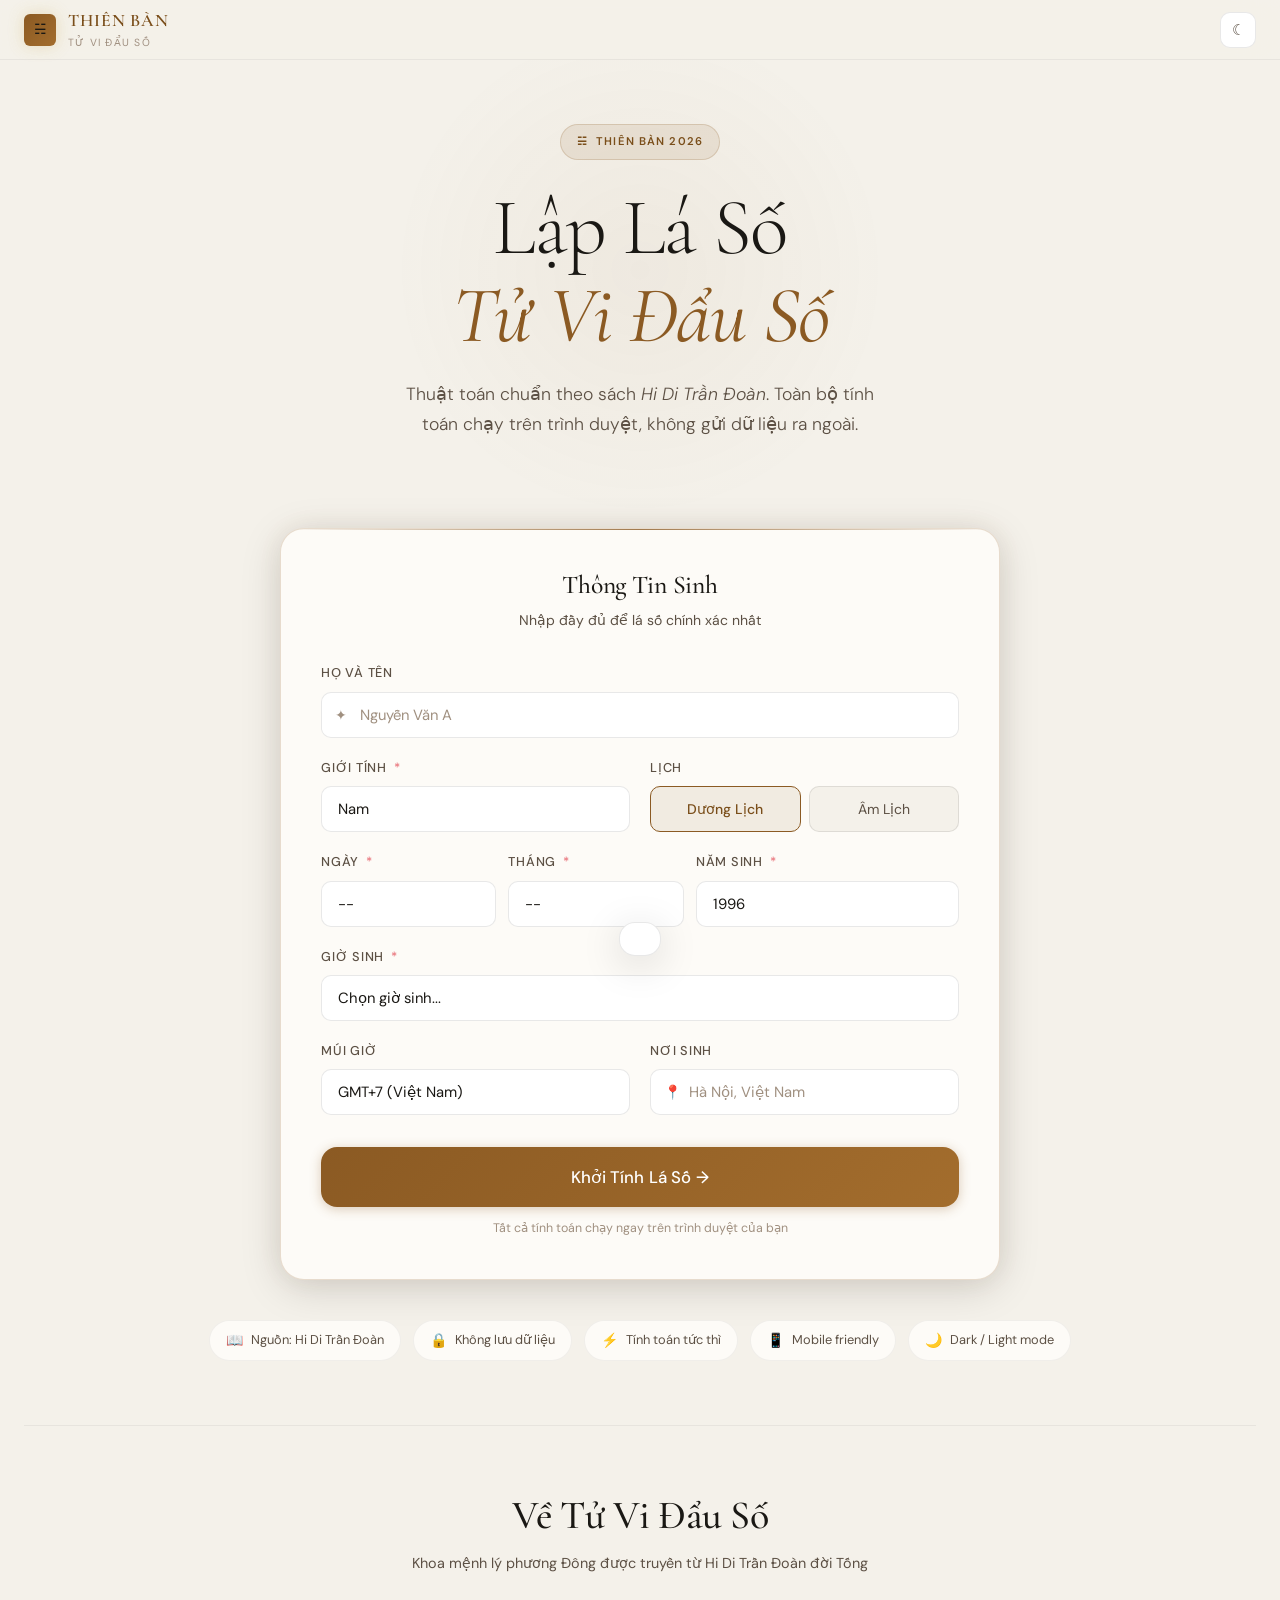
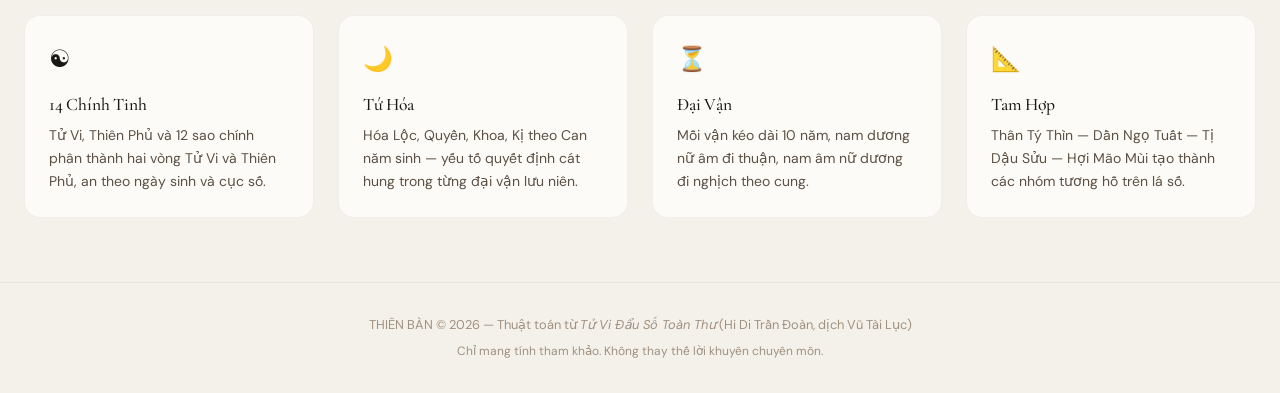
<file: index.html>
<!DOCTYPE html>
<html lang="vi" data-theme="light">
<head>
<meta charset="UTF-8">
<meta name="viewport" content="width=device-width,initial-scale=1,maximum-scale=1">
<title>Thiên Bàn — Lập Lá Số Tử Vi Đẩu Số</title>
<meta name="description" content="Lập lá số Tử Vi Đẩu Số trực tuyến. Thuật toán chuẩn theo sách Hi Di Trần Đoàn. Miễn phí, không cần đăng nhập.">
<link rel="preconnect" href="https://fonts.googleapis.com">
<link rel="preconnect" href="https://fonts.gstatic.com" crossorigin>
<link href="https://fonts.googleapis.com/css2?family=Cormorant+Garamond:ital,wght@0,300;0,400;0,500;0,600;0,700;1,300;1,400;1,500&family=DM+Sans:opsz,wght@9..40,300;9..40,400;9..40,500;9..40,600&family=DM+Mono:wght@300;400;500&display=swap" rel="stylesheet">
<link rel="stylesheet" href="css/design-system.css">
<link rel="stylesheet" href="css/landing.css">
<link rel="stylesheet" href="css/laso.css">
<style>
/* Extra inline polish */
.hero-decoration {
  position:absolute;top:-40px;left:50%;transform:translateX(-50%);
  width:500px;height:500px;border-radius:50%;
  background:radial-gradient(circle,rgba(201,168,76,0.04) 0%,transparent 70%);
  pointer-events:none;
}
[data-theme="light"] .hero-decoration{background:radial-gradient(circle,rgba(139,90,35,0.05) 0%,transparent 70%);}

.form-section-divider{
  display:flex;align-items:center;gap:12px;
  margin:20px 0 8px;
  font-size:0.7rem;font-weight:700;letter-spacing:0.1em;
  text-transform:uppercase;color:var(--text-tertiary);
}
.form-section-divider::before,.form-section-divider::after{
  content:'';flex:1;height:1px;background:var(--border-subtle);
}
.laso-header-bar{
  display:flex;align-items:center;gap:12px;margin-bottom:20px;
}
.back-btn{
  display:flex;align-items:center;gap:6px;
  padding:8px 14px;border:1px solid var(--border-default);
  border-radius:8px;background:var(--bg-elevated);
  color:var(--text-secondary);font-size:0.8125rem;
  cursor:pointer;transition:all .15s;text-decoration:none;
  font-family:var(--font-body);
}
.back-btn:hover{border-color:var(--border-gold);color:var(--text-gold);}
.laso-actions{display:flex;gap:8px;margin-left:auto;}
@media print{
  .site-header,.back-btn,.laso-actions,.drawer,.drawer-overlay,.laso-tabs{display:none!important;}
  body{background:#fff!important;}
  .laso-grid-wrapper{max-width:100%!important;}
}
</style>
</head>
<body>
<!-- Starfield -->
<div class="starfield"><canvas id="starfieldCanvas"></canvas></div>

<!-- Header -->
<header class="site-header">
  <div class="container header-inner">
    <a href="#" class="logo" onclick="showView('landing');return false;">
      <div class="logo-icon">☵</div>
      <div>
        <div class="logo-text">THIÊN BÀN</div>
        <div class="logo-sub">Tử Vi Đẩu Số</div>
      </div>
    </a>
    <div class="header-actions">
      <button class="theme-toggle" id="themeToggle" title="Chuyển chủ đề">☀</button>
    </div>
  </div>
</header>

<!-- Main -->
<main class="main-content">

  <!-- ═══ LANDING VIEW ═══ -->
  <div class="view active" id="view-landing">
    <div class="container">
      <!-- Hero -->
      <section class="hero" style="position:relative;">
        <div class="hero-decoration"></div>
        <div class="hero-eyebrow animate-in">
          <span>☵</span>
          <span>THIÊN BÀN 2026</span>
        </div>
        <h1 class="hero-title animate-in animate-in-delay-1">
          Lập Lá Số<br><em>Tử Vi Đẩu Số</em>
        </h1>
        <p class="hero-subtitle animate-in animate-in-delay-2">
          Thuật toán chuẩn theo sách <em>Hi Di Trần Đoàn</em>. Toàn bộ tính toán chạy trên trình duyệt, không gửi dữ liệu ra ngoài.
        </p>
      </section>

      <!-- Form -->
      <div class="animate-in animate-in-delay-3">
        <form class="form-card" id="formLapLaSo" autocomplete="off">
          <div class="form-card-header">
            <h2 class="form-card-title">Thông Tin Sinh</h2>
            <p class="form-card-desc">Nhập đầy đủ để lá số chính xác nhất</p>
          </div>

          <div class="form-grid">
            <!-- Họ tên -->
            <div class="form-group full-width">
              <label class="form-label">Họ và Tên</label>
              <div class="input-wrapper">
                <span class="input-icon">✦</span>
                <input type="text" name="ten" class="form-input" placeholder="Nguyễn Văn A" maxlength="60">
              </div>
            </div>

            <!-- Giới tính -->
            <div class="form-group">
              <label class="form-label">Giới Tính <span class="required">*</span></label>
              <select name="gioi_tinh" class="form-select" required>
                <option value="nam">Nam</option>
                <option value="nu">Nữ</option>
              </select>
            </div>

            <!-- Âm/Dương Lịch -->
            <div class="form-group">
              <label class="form-label">Lịch</label>
              <div class="radio-group">
                <div class="radio-option">
                  <input type="radio" name="lich" id="lichDuong" value="duong" checked>
                  <label for="lichDuong">Dương Lịch</label>
                </div>
                <div class="radio-option">
                  <input type="radio" name="lich" id="lichAm" value="am">
                  <label for="lichAm">Âm Lịch</label>
                </div>
              </div>
            </div>

            <!-- Ngày Tháng Năm -->
            <div class="date-row">
              <div class="form-group">
                <label class="form-label">Ngày <span class="required">*</span></label>
                <!-- Ngày -->
<select name="ngay" class="form-select" required>
  <option value="">--</option>
  <option value="1">1</option>
  <option value="2">2</option>
  <option value="3">3</option>
  <option value="4">4</option>
  <option value="5">5</option>
  <option value="6">6</option>
  <option value="7">7</option>
  <option value="8">8</option>
  <option value="9">9</option>
  <option value="10">10</option>
  <option value="11">11</option>
  <option value="12">12</option>
  <option value="13">13</option>
  <option value="14">14</option>
  <option value="15">15</option>
  <option value="16">16</option>
  <option value="17">17</option>
  <option value="18">18</option>
  <option value="19">19</option>
  <option value="20">20</option>
  <option value="21">21</option>
  <option value="22">22</option>
  <option value="23">23</option>
  <option value="24">24</option>
  <option value="25">25</option>
  <option value="26">26</option>
  <option value="27">27</option>
  <option value="28">28</option>
  <option value="29">29</option>
  <option value="30">30</option>
  <option value="31">31</option>
</select>
              </div>
              <div class="form-group">
                <label class="form-label">Tháng <span class="required">*</span></label>
               <!-- Tháng -->
<select name="thang" class="form-select" required>
  <option value="">--</option>
  <option value="1">01</option>
  <option value="2">02</option>
  <option value="3">03</option>
  <option value="4">04</option>
  <option value="5">05</option>
  <option value="6">06</option>
  <option value="7">07</option>
  <option value="8">08</option>
  <option value="9">09</option>
  <option value="10">10</option>
  <option value="11">11</option>
  <option value="12">12</option>
</select>
              </div>
              <div class="form-group date-year">
                <label class="form-label">Năm Sinh <span class="required">*</span></label>
                <input type="number" name="nam" id="inp-nam" class="form-input" placeholder="1990" min="1900" max="2050" required>
              </div>
            </div>

            <!-- Giờ sinh -->
            <div class="form-group full-width">
              <label class="form-label">Giờ Sinh <span class="required">*</span></label>
              <select name="gio" class="form-select" required>
                <option value="">Chọn giờ sinh...</option>
                <option value="0">Giờ Tý (23:00 – 01:00)</option>
                <option value="1">Giờ Sửu (01:00 – 03:00)</option>
                <option value="2">Giờ Dần (03:00 – 05:00)</option>
                <option value="3">Giờ Mão (05:00 – 07:00)</option>
                <option value="4">Giờ Thìn (07:00 – 09:00)</option>
                <option value="5">Giờ Tị (09:00 – 11:00)</option>
                <option value="6">Giờ Ngọ (11:00 – 13:00)</option>
                <option value="7">Giờ Mùi (13:00 – 15:00)</option>
                <option value="8">Giờ Thân (15:00 – 17:00)</option>
                <option value="9">Giờ Dậu (17:00 – 19:00)</option>
                <option value="10">Giờ Tuất (19:00 – 21:00)</option>
                <option value="11">Giờ Hợi (21:00 – 23:00)</option>
              </select>
            </div>

            <!-- Múi giờ -->
            <div class="form-group">
              <label class="form-label">Múi Giờ</label>
              <select name="timezone" class="form-select">
                <option value="7" selected>GMT+7 (Việt Nam)</option>
                <option value="8">GMT+8 (Trung Quốc)</option>
                <option value="0">GMT+0 (UTC)</option>
                <option value="-5">GMT-5 (Mỹ EST)</option>
                <option value="-8">GMT-8 (Mỹ PST)</option>
              </select>
            </div>

            <!-- Nơi sinh (hiển thị nhưng không tính) -->
            <div class="form-group">
              <label class="form-label">Nơi Sinh</label>
              <div class="input-wrapper">
                <span class="input-icon">📍</span>
                <input type="text" name="noisinh" class="form-input" placeholder="Hà Nội, Việt Nam" maxlength="80">
              </div>
            </div>
          </div>

          <!-- Submit -->
          <div class="form-submit">
            <button type="submit" class="btn btn-primary btn-xl btn-full">
              Khởi Tính Lá Số →
            </button>
            <p class="form-hint">Tất cả tính toán chạy ngay trên trình duyệt của bạn</p>
          </div>
        </form>
      </div>

      <!-- Feature chips -->
      <div class="feature-chips animate-in animate-in-delay-4">
        <div class="feature-chip"><span class="chip-icon">📖</span>Nguồn: Hi Di Trần Đoàn</div>
        <div class="feature-chip"><span class="chip-icon">🔒</span>Không lưu dữ liệu</div>
        <div class="feature-chip"><span class="chip-icon">⚡</span>Tính toán tức thì</div>
        <div class="feature-chip"><span class="chip-icon">📱</span>Mobile friendly</div>
        <div class="feature-chip"><span class="chip-icon">🌙</span>Dark / Light mode</div>
      </div>

      <!-- Info cards -->
      <section class="info-section">
        <div class="section-heading">
          <h2>Về Tử Vi Đẩu Số</h2>
          <p>Khoa mệnh lý phương Đông được truyền từ Hi Di Trần Đoàn đời Tống</p>
        </div>
        <div class="info-grid">
          <div class="info-card">
            <div class="info-card-icon">☯</div>
            <h3 class="info-card-title">14 Chính Tinh</h3>
            <p class="info-card-text">Tử Vi, Thiên Phủ và 12 sao chính phân thành hai vòng Tử Vi và Thiên Phủ, an theo ngày sinh và cục số.</p>
          </div>
          <div class="info-card">
            <div class="info-card-icon">🌙</div>
            <h3 class="info-card-title">Tứ Hóa</h3>
            <p class="info-card-text">Hóa Lộc, Quyền, Khoa, Kị theo Can năm sinh — yếu tố quyết định cát hung trong từng đại vận lưu niên.</p>
          </div>
          <div class="info-card">
            <div class="info-card-icon">⏳</div>
            <h3 class="info-card-title">Đại Vận</h3>
            <p class="info-card-text">Mỗi vận kéo dài 10 năm, nam dương nữ âm đi thuận, nam âm nữ dương đi nghịch theo cung.</p>
          </div>
          <div class="info-card">
            <div class="info-card-icon">📐</div>
            <h3 class="info-card-title">Tam Hợp</h3>
            <p class="info-card-text">Thân Tý Thìn — Dần Ngọ Tuất — Tị Dậu Sửu — Hợi Mão Mùi tạo thành các nhóm tương hỗ trên lá số.</p>
          </div>
        </div>
      </section>
    </div>

    <!-- Footer -->
    <footer class="site-footer">
      <div class="container">
        <p>THIÊN BÀN © 2026 — Thuật toán từ <em>Tử Vi Đẩu Số Toàn Thư</em> (Hi Di Trần Đoàn, dịch Vũ Tài Lục)</p>
        <p style="margin-top:6px;font-size:0.75rem;color:var(--text-tertiary)">Chỉ mang tính tham khảo. Không thay thế lời khuyên chuyên môn.</p>
      </div>
    </footer>
  </div>

  <!-- ═══ LÁ SỐ VIEW ═══ -->
  <div class="view" id="view-laso">
    <div class="container laso-view">
      <!-- Back & Header Bar -->
      <div class="laso-header-bar">
        <button class="back-btn" id="btnBack">← Quay lại</button>
        <div class="laso-actions">
          <button class="btn btn-secondary" onclick="window.print()" style="height:36px;padding:0 14px;font-size:0.8rem;">🖨 In</button>
        </div>
      </div>

      <!-- Person header -->
      <div class="laso-header">
        <div class="laso-person-info">
          <h2 id="lasoName">—</h2>
          <div class="laso-person-meta" id="lasoMeta"></div>
        </div>
      </div>

      <!-- Tabs -->
      <div class="laso-tabs">
        <div class="tabs-nav">
          <button class="tab-btn active" data-tab="laso">Lá Số</button>
		  <button class="tab-btn" data-tab="luangiai">Luận Giải</button>
          <button class="tab-btn" data-tab="daivan">Đại Vận</button>
          <button class="tab-btn" data-tab="thongtin">Thông Tin</button>
        </div>
      </div>

      <!-- Content -->
      <div id="lasoContent"></div>
    </div>
  </div>

</main>

<!-- ═══ DRAWER ═══ -->
<div class="drawer-overlay" id="drawerOverlay"></div>
<aside class="drawer" id="drawer">
  <div class="drawer-header">
    <span id="drawerTitle" style="font-family:var(--font-display);font-size:1.1rem;font-weight:500;"></span>
    <button class="drawer-close" id="btnCloseDrawer">✕</button>
  </div>
  <div class="drawer-body" id="drawerBody"></div>
</aside>

<!-- Toast -->
<div class="toast" id="toast"></div>

<!-- Scripts -->
<script src="js/tuvi-algorithm.js"></script>
<script src="js/star-data.js"></script>
<script src="js/luan-giai.js"></script>
<script src="js/app.js"></script>
</body>
</html>
</file>
<file: css/design-system.css>
/* ═══════════════════════════════════════════════════════════
   THIÊN BÀN — Design System
   Tử Vi Đẩu Số Modern Interface 2026
═══════════════════════════════════════════════════════════ */

@import url('https://fonts.googleapis.com/css2?family=Cormorant+Garamond:ital,wght@0,300;0,400;0,500;0,600;0,700;1,300;1,400;1,500&family=DM+Sans:ital,opsz,wght@0,9..40,300;0,9..40,400;0,9..40,500;0,9..40,600;1,9..40,300&family=DM+Mono:wght@300;400;500&display=swap');

/* ─── CSS Custom Properties ─── */
:root {
  /* Color Tokens - Dark Mode (default) */
  --bg-base:        #060910;
  --bg-surface:     #0C1220;
  --bg-elevated:    #121A2C;
  --bg-overlay:     #182235;
  --bg-hover:       rgba(201,168,76,0.06);

  --border-subtle:  rgba(255,255,255,0.06);
  --border-default: rgba(255,255,255,0.10);
  --border-strong:  rgba(255,255,255,0.18);
  --border-gold:    rgba(201,168,76,0.25);
  --border-gold-strong: rgba(201,168,76,0.55);

  --text-primary:   #EEF0F5;
  --text-secondary: #7E8FA8;
  --text-tertiary:  #4A5668;
  --text-gold:      #C9A84C;
  --text-jade:      #4ECDB4;

  --accent-gold:    #C9A84C;
  --accent-gold-light: #E2C06A;
  --accent-gold-dim: rgba(201,168,76,0.15);
  --accent-jade:    #4ECDB4;
  --accent-jade-dim: rgba(78,205,180,0.15);
  --accent-rose:    #E87078;
  --accent-sky:     #74C0FC;

  /* Star Colors */
  --star-main:      #FFD97D;
  --star-main-glow: rgba(255,217,125,0.25);
  --star-lucky:     #74C0FC;
  --star-lucky-glow: rgba(116,192,252,0.2);
  --star-bad:       #FF6B6B;
  --star-bad-glow:  rgba(255,107,107,0.2);
  --star-neutral:   #A9B8CC;
  --star-transform: #B78FFF;
  --star-transform-glow: rgba(183,143,255,0.2);

  /* Hóa tinh colors */
  --hoa-loc:    #22C55E;
  --hoa-quyen: #F59E0B;
  --hoa-khoa:  #3B82F6;
  --hoa-ki:    #EF4444;

  /* Typography */
  --font-display: 'Cormorant Garamond', 'Times New Roman', serif;
  --font-body:    'DM Sans', -apple-system, sans-serif;
  --font-mono:    'DM Mono', 'Courier New', monospace;

  /* Spacing Scale */
  --space-1:  4px;
  --space-2:  8px;
  --space-3:  12px;
  --space-4:  16px;
  --space-5:  20px;
  --space-6:  24px;
  --space-8:  32px;
  --space-10: 40px;
  --space-12: 48px;
  --space-16: 64px;

  /* Border Radius */
  --radius-sm:   6px;
  --radius-md:   10px;
  --radius-lg:   16px;
  --radius-xl:   24px;
  --radius-full: 9999px;

  /* Shadows */
  --shadow-sm:  0 1px 3px rgba(0,0,0,0.4);
  --shadow-md:  0 4px 16px rgba(0,0,0,0.5);
  --shadow-lg:  0 8px 40px rgba(0,0,0,0.7);
  --shadow-gold: 0 0 30px rgba(201,168,76,0.15);
  --shadow-glow: 0 0 60px rgba(201,168,76,0.08);

  /* Transitions */
  --ease-smooth: cubic-bezier(0.4, 0, 0.2, 1);
  --ease-spring: cubic-bezier(0.34, 1.56, 0.64, 1);
  --ease-out:    cubic-bezier(0, 0, 0.2, 1);
  --transition-fast:   150ms var(--ease-smooth);
  --transition-base:   250ms var(--ease-smooth);
  --transition-slow:   400ms var(--ease-smooth);

  /* Layout */
  --max-width: 1280px;
  --header-height: 60px;
}

/* ─── Light Mode ─── */
[data-theme="light"] {
  --bg-base:        #F4F1EA;
  --bg-surface:     #FDFBF7;
  --bg-elevated:    #FFFFFF;
  --bg-overlay:     #F0EDE5;
  --bg-hover:       rgba(139,90,35,0.05);

  --border-subtle:  rgba(0,0,0,0.05);
  --border-default: rgba(0,0,0,0.09);
  --border-strong:  rgba(0,0,0,0.16);
  --border-gold:    rgba(139,90,35,0.2);
  --border-gold-strong: rgba(139,90,35,0.45);

  --text-primary:   #1A1814;
  --text-secondary: #5C5044;
  --text-tertiary:  #A09080;
  --text-gold:      #7A4E1A;
  --text-jade:      #1A7A6A;

  --accent-gold:    #8B5A23;
  --accent-gold-light: #A36D2D;
  --accent-gold-dim: rgba(139,90,35,0.1);
  --accent-jade:    #1A9A84;
  --accent-jade-dim: rgba(26,154,132,0.1);

  --star-main:      #8B5A23;
  --star-main-glow: rgba(139,90,35,0.15);
  --star-lucky:     #1A5C9A;
  --star-lucky-glow: rgba(26,92,154,0.12);
  --star-bad:       #C0392B;
  --star-bad-glow:  rgba(192,57,43,0.12);
  --star-neutral:   #5C6878;
  --star-transform: #6B4FA8;
  --star-transform-glow: rgba(107,79,168,0.12);

  --hoa-loc:    #16A34A;
  --hoa-quyen: #D97706;
  --hoa-khoa:  #2563EB;
  --hoa-ki:    #DC2626;

  --shadow-sm:  0 1px 3px rgba(0,0,0,0.08);
  --shadow-md:  0 4px 16px rgba(0,0,0,0.1);
  --shadow-lg:  0 8px 40px rgba(0,0,0,0.15);
  --shadow-gold: 0 0 30px rgba(139,90,35,0.08);
  --shadow-glow: 0 0 60px rgba(139,90,35,0.05);
}

/* ─── Reset & Base ─── */
*, *::before, *::after {
  box-sizing: border-box;
  margin: 0;
  padding: 0;
}

html {
  font-size: 16px;
  -webkit-text-size-adjust: 100%;
  scroll-behavior: smooth;
}

body {
  font-family: var(--font-body);
  background: var(--bg-base);
  color: var(--text-primary);
  line-height: 1.6;
  min-height: 100vh;
  overflow-x: hidden;
  transition: background var(--transition-slow), color var(--transition-slow);
}

/* ─── Scrollbar ─── */
::-webkit-scrollbar { width: 5px; height: 5px; }
::-webkit-scrollbar-track { background: var(--bg-base); }
::-webkit-scrollbar-thumb { background: var(--border-default); border-radius: 3px; }
::-webkit-scrollbar-thumb:hover { background: var(--border-strong); }

/* ─── Star field background ─── */
.starfield {
  position: fixed;
  inset: 0;
  pointer-events: none;
  z-index: 0;
  overflow: hidden;
}

.starfield canvas {
  width: 100%;
  height: 100%;
}

/* ─── Typography ─── */
.font-display { font-family: var(--font-display); }
.font-mono    { font-family: var(--font-mono); }

h1, h2, h3, h4 {
  font-family: var(--font-display);
  font-weight: 500;
  line-height: 1.25;
  letter-spacing: -0.01em;
}

/* ─── Layout Utilities ─── */
.container {
  width: 100%;
  max-width: var(--max-width);
  margin: 0 auto;
  padding: 0 var(--space-6);
}

@media (max-width: 640px) {
  .container { padding: 0 var(--space-4); }
}

/* ─── Header ─── */
.site-header {
  position: fixed;
  top: 0;
  left: 0;
  right: 0;
  height: var(--header-height);
  z-index: 100;
  background: rgba(6,9,16,0.85);
  backdrop-filter: blur(20px) saturate(1.8);
  -webkit-backdrop-filter: blur(20px) saturate(1.8);
  border-bottom: 1px solid var(--border-subtle);
  transition: background var(--transition-slow);
}

[data-theme="light"] .site-header {
  background: rgba(244,241,234,0.88);
}

.header-inner {
  height: 100%;
  display: flex;
  align-items: center;
  justify-content: space-between;
  gap: var(--space-4);
}

.logo {
  display: flex;
  align-items: center;
  gap: var(--space-3);
  text-decoration: none;
  color: var(--text-primary);
  flex-shrink: 0;
}

.logo-icon {
  width: 32px;
  height: 32px;
  background: linear-gradient(135deg, var(--accent-gold), var(--accent-gold-light));
  border-radius: var(--radius-sm);
  display: flex;
  align-items: center;
  justify-content: center;
  font-size: 14px;
  box-shadow: 0 0 16px rgba(201,168,76,0.3);
}

.logo-text {
  font-family: var(--font-display);
  font-size: 1.1rem;
  font-weight: 600;
  letter-spacing: 0.05em;
  color: var(--text-gold);
}

.logo-sub {
  font-size: 0.65rem;
  color: var(--text-tertiary);
  letter-spacing: 0.12em;
  text-transform: uppercase;
  font-weight: 400;
  display: none;
}

@media (min-width: 480px) { .logo-sub { display: block; } }

.header-actions {
  display: flex;
  align-items: center;
  gap: var(--space-2);
}

/* ─── Theme Toggle ─── */
.theme-toggle {
  width: 36px;
  height: 36px;
  border: 1px solid var(--border-default);
  border-radius: var(--radius-md);
  background: var(--bg-elevated);
  color: var(--text-secondary);
  cursor: pointer;
  display: flex;
  align-items: center;
  justify-content: center;
  transition: all var(--transition-fast);
  font-size: 15px;
}

.theme-toggle:hover {
  border-color: var(--border-gold);
  color: var(--accent-gold);
  background: var(--accent-gold-dim);
}

/* ─── Button System ─── */
.btn {
  display: inline-flex;
  align-items: center;
  justify-content: center;
  gap: var(--space-2);
  height: 40px;
  padding: 0 var(--space-5);
  border-radius: var(--radius-md);
  font-family: var(--font-body);
  font-size: 0.875rem;
  font-weight: 500;
  letter-spacing: 0.01em;
  cursor: pointer;
  transition: all var(--transition-fast);
  border: none;
  text-decoration: none;
  white-space: nowrap;
  position: relative;
  overflow: hidden;
}

.btn::after {
  content: '';
  position: absolute;
  inset: 0;
  background: white;
  opacity: 0;
  transition: opacity var(--transition-fast);
}

.btn:hover::after { opacity: 0.06; }
.btn:active::after { opacity: 0.12; }

.btn-primary {
  background: linear-gradient(135deg, var(--accent-gold) 0%, var(--accent-gold-light) 100%);
  color: #0A0A0A;
  box-shadow: 0 2px 12px rgba(201,168,76,0.3);
}

.btn-primary:hover {
  box-shadow: 0 4px 24px rgba(201,168,76,0.45);
  transform: translateY(-1px);
}

[data-theme="light"] .btn-primary {
  color: #FFFFFF;
  background: linear-gradient(135deg, #8B5A23 0%, #A36D2D 100%);
  box-shadow: 0 2px 12px rgba(139,90,35,0.3);
}

.btn-secondary {
  background: var(--bg-elevated);
  color: var(--text-primary);
  border: 1px solid var(--border-default);
}

.btn-secondary:hover {
  border-color: var(--border-gold);
  color: var(--text-gold);
}

.btn-ghost {
  background: transparent;
  color: var(--text-secondary);
  border: 1px solid transparent;
}

.btn-ghost:hover {
  background: var(--bg-hover);
  color: var(--text-primary);
}

.btn-lg {
  height: 52px;
  padding: 0 var(--space-8);
  font-size: 1rem;
  border-radius: var(--radius-lg);
}

.btn-xl {
  height: 60px;
  padding: 0 var(--space-10);
  font-size: 1.05rem;
  border-radius: var(--radius-lg);
}

.btn-full { width: 100%; }

/* ─── Card System ─── */
.card {
  background: var(--bg-surface);
  border: 1px solid var(--border-subtle);
  border-radius: var(--radius-lg);
  transition: border-color var(--transition-fast);
}

.card-elevated {
  background: var(--bg-elevated);
  border-color: var(--border-default);
}

.card-gold {
  border-color: var(--border-gold);
  box-shadow: var(--shadow-gold);
}

/* ─── Form System ─── */
.form-group {
  display: flex;
  flex-direction: column;
  gap: var(--space-2);
}

.form-label {
  font-size: 0.8rem;
  font-weight: 500;
  color: var(--text-secondary);
  letter-spacing: 0.06em;
  text-transform: uppercase;
}

.form-label .required {
  color: var(--accent-rose);
  margin-left: 3px;
}

.form-input, .form-select {
  height: 46px;
  padding: 0 var(--space-4);
  background: var(--bg-base);
  border: 1px solid var(--border-default);
  border-radius: var(--radius-md);
  color: var(--text-primary);
  font-family: var(--font-body);
  font-size: 0.925rem;
  transition: border-color var(--transition-fast), box-shadow var(--transition-fast);
  appearance: none;
  -webkit-appearance: none;
  outline: none;
  width: 100%;
}

.form-input::placeholder { color: var(--text-tertiary); }

.form-input:focus, .form-select:focus {
  border-color: var(--accent-gold);
  box-shadow: 0 0 0 3px rgba(201,168,76,0.12);
}

[data-theme="light"] .form-input,
[data-theme="light"] .form-select {
  background: #FFFFFF;
}

.form-select {
  background-image: url("data:image/svg+xml,%3Csvg xmlns='http://www.w3.org/2000/svg' width='12' height='8' viewBox='0 0 12 8'%3E%3Cpath d='M1 1l5 5 5-5' stroke='%237A8BA0' stroke-width='1.5' fill='none' stroke-linecap='round'/%3E%3C/svg%3E");
  background-repeat: no-repeat;
  background-position: right 14px center;
  padding-right: 38px;
  cursor: pointer;
}

/* Radio Group (Âm/Dương Lịch) */
.radio-group {
  display: flex;
  gap: var(--space-2);
}

.radio-option {
  flex: 1;
  position: relative;
}

.radio-option input {
  position: absolute;
  opacity: 0;
  width: 0;
  height: 0;
}

.radio-option label {
  display: flex;
  align-items: center;
  justify-content: center;
  height: 46px;
  border: 1px solid var(--border-default);
  border-radius: var(--radius-md);
  cursor: pointer;
  font-size: 0.875rem;
  color: var(--text-secondary);
  transition: all var(--transition-fast);
  background: var(--bg-base);
}

.radio-option input:checked + label {
  border-color: var(--accent-gold);
  background: var(--accent-gold-dim);
  color: var(--text-gold);
  font-weight: 500;
}

.radio-option label:hover {
  border-color: var(--border-strong);
  color: var(--text-primary);
}

/* ─── Tabs ─── */
.tabs-nav {
  display: flex;
  gap: var(--space-1);
  background: var(--bg-elevated);
  padding: var(--space-1);
  border-radius: var(--radius-md);
  border: 1px solid var(--border-subtle);
}

.tab-btn {
  flex: 1;
  height: 34px;
  padding: 0 var(--space-4);
  border: none;
  border-radius: var(--radius-sm);
  background: transparent;
  color: var(--text-secondary);
  font-family: var(--font-body);
  font-size: 0.8125rem;
  font-weight: 500;
  cursor: pointer;
  transition: all var(--transition-fast);
  white-space: nowrap;
}

.tab-btn.active {
  background: var(--bg-overlay);
  color: var(--text-primary);
  box-shadow: var(--shadow-sm);
}

.tab-btn:hover:not(.active) {
  color: var(--text-primary);
  background: var(--bg-hover);
}

/* ─── Tooltip ─── */
.tooltip-container {
  position: relative;
}

.tooltip {
  position: absolute;
  bottom: calc(100% + 8px);
  left: 50%;
  transform: translateX(-50%) translateY(4px);
  background: var(--bg-overlay);
  border: 1px solid var(--border-default);
  border-radius: var(--radius-md);
  padding: var(--space-3) var(--space-4);
  font-size: 0.8125rem;
  color: var(--text-primary);
  white-space: nowrap;
  pointer-events: none;
  opacity: 0;
  transition: all var(--transition-fast);
  z-index: 50;
  box-shadow: var(--shadow-md);
  max-width: 200px;
  white-space: normal;
  text-align: center;
  min-width: 120px;
}

.tooltip::after {
  content: '';
  position: absolute;
  top: 100%;
  left: 50%;
  transform: translateX(-50%);
  border: 5px solid transparent;
  border-top-color: var(--border-default);
}

.tooltip-container:hover .tooltip,
.tooltip-container.active .tooltip {
  opacity: 1;
  transform: translateX(-50%) translateY(0);
}

/* ─── Badge / Tag ─── */
.badge {
  display: inline-flex;
  align-items: center;
  gap: 4px;
  padding: 2px 8px;
  border-radius: var(--radius-full);
  font-size: 0.7rem;
  font-weight: 600;
  letter-spacing: 0.05em;
  text-transform: uppercase;
}

.badge-gold {
  background: var(--accent-gold-dim);
  color: var(--text-gold);
  border: 1px solid var(--border-gold);
}

.badge-jade {
  background: var(--accent-jade-dim);
  color: var(--text-jade);
  border: 1px solid rgba(78,205,180,0.25);
}

/* ─── Drawer ─── */
.drawer-overlay {
  position: fixed;
  inset: 0;
  background: rgba(0,0,0,0.65);
  backdrop-filter: blur(4px);
  z-index: 200;
  opacity: 0;
  pointer-events: none;
  transition: opacity var(--transition-base);
}

.drawer-overlay.open {
  opacity: 1;
  pointer-events: all;
}

.drawer {
  position: fixed;
  top: 0;
  right: 0;
  bottom: 0;
  width: min(420px, 100vw);
  background: var(--bg-surface);
  border-left: 1px solid var(--border-default);
  z-index: 201;
  transform: translateX(100%);
  transition: transform var(--transition-slow);
  overflow-y: auto;
  overflow-x: hidden;
}

.drawer.open {
  transform: translateX(0);
}

.drawer-header {
  position: sticky;
  top: 0;
  background: var(--bg-surface);
  border-bottom: 1px solid var(--border-subtle);
  padding: var(--space-5) var(--space-6);
  display: flex;
  align-items: center;
  justify-content: space-between;
  backdrop-filter: blur(20px);
  z-index: 1;
}

.drawer-close {
  width: 32px;
  height: 32px;
  border: 1px solid var(--border-default);
  border-radius: var(--radius-sm);
  background: transparent;
  color: var(--text-secondary);
  cursor: pointer;
  display: flex;
  align-items: center;
  justify-content: center;
  transition: all var(--transition-fast);
  font-size: 18px;
}

.drawer-close:hover {
  background: var(--bg-hover);
  color: var(--text-primary);
}

.drawer-body {
  padding: var(--space-6);
}

/* ─── Loading State ─── */
.loading-overlay {
  position: fixed;
  inset: 0;
  background: var(--bg-base);
  z-index: 300;
  display: flex;
  flex-direction: column;
  align-items: center;
  justify-content: center;
  gap: var(--space-6);
  opacity: 1;
  transition: opacity var(--transition-slow);
}

.loading-overlay.hidden {
  opacity: 0;
  pointer-events: none;
}

.loading-spinner {
  width: 48px;
  height: 48px;
  border: 2px solid var(--border-default);
  border-top-color: var(--accent-gold);
  border-radius: 50%;
  animation: spin 0.8s linear infinite;
}

@keyframes spin {
  to { transform: rotate(360deg); }
}

/* ─── Animations ─── */
@keyframes fadeInUp {
  from { opacity: 0; transform: translateY(20px); }
  to   { opacity: 1; transform: translateY(0); }
}

@keyframes fadeIn {
  from { opacity: 0; }
  to   { opacity: 1; }
}

@keyframes shimmer {
  0%   { background-position: -200% 0; }
  100% { background-position: 200% 0; }
}

@keyframes pulse-glow {
  0%, 100% { box-shadow: 0 0 8px rgba(201,168,76,0.2); }
  50% { box-shadow: 0 0 20px rgba(201,168,76,0.5); }
}

.animate-in {
  animation: fadeInUp 0.5s var(--ease-out) both;
}

.animate-in-delay-1 { animation-delay: 80ms; }
.animate-in-delay-2 { animation-delay: 160ms; }
.animate-in-delay-3 { animation-delay: 240ms; }
.animate-in-delay-4 { animation-delay: 320ms; }

/* ─── Divider ─── */
.divider {
  height: 1px;
  background: var(--border-subtle);
  margin: var(--space-6) 0;
}

.divider-gold {
  background: linear-gradient(90deg, transparent, var(--border-gold), transparent);
}

/* ─── Notification Toast ─── */
.toast {
  position: fixed;
  bottom: var(--space-6);
  left: 50%;
  transform: translateX(-50%) translateY(80px);
  background: var(--bg-elevated);
  border: 1px solid var(--border-default);
  border-radius: var(--radius-lg);
  padding: var(--space-4) var(--space-5);
  font-size: 0.875rem;
  color: var(--text-primary);
  box-shadow: var(--shadow-lg);
  transition: transform 0.3s var(--ease-spring);
  z-index: 400;
  white-space: nowrap;
}

.toast.show {
  transform: translateX(-50%) translateY(0);
}
</file>
<file: css/landing.css>
/* ═══════════════════════════════════════════════════════════
   THIÊN BÀN — Landing Page Styles
═══════════════════════════════════════════════════════════ */

/* ─── Main Layout ─── */
.main-content {
  position: relative;
  z-index: 1;
  min-height: 100vh;
  padding-top: var(--header-height);
}

/* ─── View Management ─── */
.view {
  display: none;
  animation: fadeIn 0.4s var(--ease-out);
}

.view.active { display: block; }

/* ─── Landing Hero ─── */
.hero {
  padding: var(--space-16) 0 var(--space-12);
  text-align: center;
  position: relative;
}

.hero-eyebrow {
  display: inline-flex;
  align-items: center;
  gap: var(--space-2);
  padding: var(--space-2) var(--space-4);
  background: var(--accent-gold-dim);
  border: 1px solid var(--border-gold);
  border-radius: var(--radius-full);
  font-size: 0.7rem;
  font-weight: 600;
  color: var(--text-gold);
  letter-spacing: 0.1em;
  text-transform: uppercase;
  margin-bottom: var(--space-6);
}

.hero-title {
  font-family: var(--font-display);
  font-size: clamp(2.5rem, 7vw, 5rem);
  font-weight: 300;
  line-height: 1.1;
  letter-spacing: -0.02em;
  color: var(--text-primary);
  margin-bottom: var(--space-5);
}

.hero-title em {
  font-style: italic;
  color: var(--accent-gold);
  font-weight: 400;
}

.hero-subtitle {
  font-size: clamp(0.9rem, 2vw, 1.1rem);
  color: var(--text-secondary);
  max-width: 500px;
  margin: 0 auto var(--space-10);
  line-height: 1.7;
  font-weight: 300;
}

/* ─── Form Card ─── */
.form-card {
  max-width: 720px;
  margin: 0 auto;
  background: var(--bg-surface);
  border: 1px solid var(--border-gold);
  border-radius: var(--radius-xl);
  padding: var(--space-10);
  box-shadow: var(--shadow-gold), var(--shadow-lg);
  position: relative;
  overflow: hidden;
}

.form-card::before {
  content: '';
  position: absolute;
  top: 0;
  left: 0;
  right: 0;
  height: 1px;
  background: linear-gradient(90deg,
    transparent 0%,
    rgba(201,168,76,0.6) 30%,
    rgba(201,168,76,0.9) 50%,
    rgba(201,168,76,0.6) 70%,
    transparent 100%
  );
}

[data-theme="light"] .form-card::before {
  background: linear-gradient(90deg,
    transparent 0%,
    rgba(139,90,35,0.5) 30%,
    rgba(139,90,35,0.8) 50%,
    rgba(139,90,35,0.5) 70%,
    transparent 100%
  );
}

.form-card-header {
  margin-bottom: var(--space-8);
  text-align: center;
}

.form-card-title {
  font-family: var(--font-display);
  font-size: 1.6rem;
  font-weight: 500;
  color: var(--text-primary);
  margin-bottom: var(--space-2);
}

.form-card-desc {
  font-size: 0.875rem;
  color: var(--text-secondary);
}

.form-grid {
  display: grid;
  grid-template-columns: 1fr 1fr;
  gap: var(--space-5);
}

.form-grid .form-group.full-width {
  grid-column: 1 / -1;
}

@media (max-width: 600px) {
  .form-grid {
    grid-template-columns: 1fr;
  }
  .form-card {
    padding: var(--space-6) var(--space-5);
  }
}

/* Date birth group - 3 cols */
.date-row {
  grid-column: 1 / -1;
  display: grid;
  grid-template-columns: 1fr 1fr 1.5fr;
  gap: var(--space-3);
}

@media (max-width: 400px) {
  .date-row {
    grid-template-columns: 1fr 1fr;
  }
  .date-row .date-year {
    grid-column: 1 / -1;
  }
}

/* Input with icon */
.input-wrapper {
  position: relative;
}

.input-icon {
  position: absolute;
  left: 14px;
  top: 50%;
  transform: translateY(-50%);
  color: var(--text-tertiary);
  font-size: 14px;
  pointer-events: none;
}

.input-wrapper .form-input,
.input-wrapper .form-select {
  padding-left: 38px;
}

/* Lịch type separator */
.lich-section {
  grid-column: 1 / -1;
}

.lich-label {
  display: block;
  font-size: 0.8rem;
  font-weight: 500;
  color: var(--text-secondary);
  letter-spacing: 0.06em;
  text-transform: uppercase;
  margin-bottom: var(--space-2);
}

/* Submit area */
.form-submit {
  margin-top: var(--space-8);
  display: flex;
  flex-direction: column;
  gap: var(--space-3);
}

.form-hint {
  text-align: center;
  font-size: 0.775rem;
  color: var(--text-tertiary);
}

/* ─── Feature Chips ─── */
.feature-chips {
  display: flex;
  align-items: center;
  justify-content: center;
  flex-wrap: wrap;
  gap: var(--space-3);
  margin-top: var(--space-10);
  padding-bottom: var(--space-16);
}

.feature-chip {
  display: flex;
  align-items: center;
  gap: var(--space-2);
  padding: var(--space-2) var(--space-4);
  background: var(--bg-surface);
  border: 1px solid var(--border-subtle);
  border-radius: var(--radius-full);
  font-size: 0.8rem;
  color: var(--text-secondary);
}

.feature-chip .chip-icon {
  font-size: 14px;
}

/* ─── Info Section ─── */
.info-section {
  padding: var(--space-16) 0;
  border-top: 1px solid var(--border-subtle);
}

.info-grid {
  display: grid;
  grid-template-columns: repeat(auto-fit, minmax(240px, 1fr));
  gap: var(--space-6);
}

.info-card {
  padding: var(--space-6);
  background: var(--bg-surface);
  border: 1px solid var(--border-subtle);
  border-radius: var(--radius-lg);
  transition: border-color var(--transition-fast);
}

.info-card:hover {
  border-color: var(--border-gold);
}

.info-card-icon {
  font-size: 1.5rem;
  margin-bottom: var(--space-4);
}

.info-card-title {
  font-family: var(--font-display);
  font-size: 1.1rem;
  font-weight: 500;
  margin-bottom: var(--space-2);
  color: var(--text-primary);
}

.info-card-text {
  font-size: 0.875rem;
  color: var(--text-secondary);
  line-height: 1.65;
}

/* ─── Section heading ─── */
.section-heading {
  text-align: center;
  margin-bottom: var(--space-10);
}

.section-heading h2 {
  font-size: clamp(1.5rem, 4vw, 2.5rem);
  color: var(--text-primary);
  margin-bottom: var(--space-3);
}

.section-heading p {
  color: var(--text-secondary);
  max-width: 480px;
  margin: 0 auto;
  font-size: 0.9rem;
}

/* ─── Footer ─── */
.site-footer {
  padding: var(--space-8) 0;
  border-top: 1px solid var(--border-subtle);
  text-align: center;
  color: var(--text-tertiary);
  font-size: 0.8rem;
}

.site-footer a {
  color: var(--text-gold);
  text-decoration: none;
}
</file>
<file: css/laso.css>
/* ═══ LÁ SỐ LAYOUT ═══ */
.laso-view { padding: var(--space-6) 0 var(--space-16); }

.laso-header {
  display: flex;
  align-items: flex-start;
  justify-content: space-between;
  gap: var(--space-4);
  margin-bottom: var(--space-6);
  flex-wrap: wrap;
}

.laso-person-info h2 {
  font-size: clamp(1.2rem,3vw,1.6rem);
  font-weight: 500;
  color: var(--text-primary);
}

.laso-person-meta {
  display: flex;
  flex-wrap: wrap;
  gap: var(--space-2);
  margin-top: var(--space-2);
}

.meta-chip {
  display: inline-flex;
  align-items: center;
  gap: 4px;
  padding: 3px 10px;
  background: var(--bg-elevated);
  border: 1px solid var(--border-default);
  border-radius: var(--radius-full);
  font-size: 0.75rem;
  color: var(--text-secondary);
  font-family: var(--font-mono);
}

.meta-chip.gold {
  background: var(--accent-gold-dim);
  border-color: var(--border-gold);
  color: var(--text-gold);
}

/* ─── Tabs ─── */
.laso-tabs {
  margin-bottom: var(--space-6);
}

/* ─── Lá Số Grid ─── */
.laso-grid-wrapper {
  position: relative;
  width: 100%;
  max-width: 860px;
  margin: 0 auto;
}

/* SVG overlay cho đường Tam Hợp */
.tamhop-overlay {
  position: absolute;
  inset: 0;
  pointer-events: none;
  z-index: 2;
}

.laso-grid {
  display: grid;
  grid-template-columns: repeat(4, 1fr);
  grid-template-rows: repeat(4, 1fr);
  gap: 2px;
  background: var(--border-subtle);
  border-radius: var(--radius-lg);
  overflow: hidden;
  aspect-ratio: 1;
  position: relative;
}

/* 12 ô cung theo vị trí truyền thống:
   Row1: Tị  Ngọ  Mùi  Thân  (col 1-4, row 1)
   Row2: Thìn [CENTER]   Dậu  (col 1, center, col 4)
   Row3: Mão [CENTER]   Tuất
   Row4: Dần  Sửu  Tý   Hợi
*/
.cung-cell {
  background: var(--bg-surface);
  padding: 8px;
  min-height: 0;
  position: relative;
  cursor: pointer;
  transition: background var(--transition-fast), border-color var(--transition-fast);
  overflow: hidden;
  display: flex;
  flex-direction: column;
  gap: 3px;
}

.cung-cell:hover { background: var(--bg-elevated); }

.cung-cell.is-menh {
  background: linear-gradient(135deg, rgba(201,168,76,0.08) 0%, transparent 60%);
  border: 1px solid var(--border-gold) !important;
}

.cung-cell.is-than {
  background: linear-gradient(135deg, rgba(78,205,180,0.08) 0%, transparent 60%);
}

.cung-cell.is-tuan { opacity: 0.75; }

/* Ô trung tâm (chiếm 2x2) */
.cung-center {
  grid-column: 2 / 4;
  grid-row: 2 / 4;
  background: var(--bg-elevated);
  display: flex;
  flex-direction: column;
  align-items: center;
  justify-content: center;
  text-align: center;
  padding: var(--space-4);
  gap: var(--space-2);
  cursor: default;
  position: relative;
  overflow: hidden;
}

.cung-center::before {
  content: '';
  position: absolute;
  inset: 0;
  background: radial-gradient(circle at center, rgba(201,168,76,0.06) 0%, transparent 70%);
  pointer-events: none;
}

/* Grid positions - 12 cung theo thứ tự truyền thống */
/* Hàng 1 (top): Tị(col1) Ngọ(col2) Mùi(col3) Thân(col4) */
/* Cột trái (col1): Thìn Mão row 2,3 */
/* Cột phải (col4): Dậu Tuất row 2,3 */
/* Hàng 4 (bottom): Dần Sửu Tý Hợi */

/* Vị trí Grid dựa trên địa chi */
[data-cung="5"]  { grid-column:1; grid-row:1; }  /* Tị */
[data-cung="6"]  { grid-column:2; grid-row:1; }  /* Ngọ */
[data-cung="7"]  { grid-column:3; grid-row:1; }  /* Mùi */
[data-cung="8"]  { grid-column:4; grid-row:1; }  /* Thân */
[data-cung="4"]  { grid-column:1; grid-row:2; }  /* Thìn */
[data-cung="9"]  { grid-column:4; grid-row:2; }  /* Dậu */
[data-cung="3"]  { grid-column:1; grid-row:3; }  /* Mão */
[data-cung="10"] { grid-column:4; grid-row:3; }  /* Tuất */
[data-cung="2"]  { grid-column:1; grid-row:4; }  /* Dần */
[data-cung="1"]  { grid-column:2; grid-row:4; }  /* Sửu */
[data-cung="0"]  { grid-column:3; grid-row:4; }  /* Tý */
[data-cung="11"] { grid-column:4; grid-row:4; }  /* Hợi */
.cung-center     { grid-column:2/4; grid-row:2/4; }

/* ─── Nội dung cung ─── */
.cung-header {
  display: flex;
  align-items: flex-start;
  justify-content: space-between;
  gap: 2px;
}

.cung-chuc {
  font-size: clamp(0.55rem,1.2vw,0.7rem);
  font-weight: 600;
  color: var(--text-tertiary);
  letter-spacing: 0.04em;
  text-transform: uppercase;
  line-height: 1.2;
}

.cung-diachi {
  font-family: var(--font-display);
  font-size: clamp(0.75rem,1.8vw,1rem);
  font-weight: 600;
  color: var(--text-gold);
}

.cung-tags {
  display: flex;
  gap: 2px;
  flex-wrap: wrap;
}

.cung-tag {
  font-size: 0.55rem;
  padding: 1px 4px;
  border-radius: 3px;
  font-weight: 700;
  letter-spacing: 0.05em;
  text-transform: uppercase;
}

.tag-menh { background: rgba(201,168,76,0.2); color: var(--accent-gold); }
.tag-than  { background: rgba(78,205,180,0.2); color: var(--accent-jade); }
.tag-tuan  { background: rgba(255,107,107,0.15); color: var(--accent-rose); }
.tag-triet { background: rgba(116,192,252,0.15); color: var(--accent-sky); }

/* ─── Sao ─── */
.cung-stars {
  flex: 1;
  display: flex;
  flex-direction: column;
  gap: 2px;
  overflow: hidden;
}

.star-item {
  display: inline-flex;
  align-items: center;
  gap: 2px;
  font-size: clamp(0.55rem,1.2vw,0.72rem);
  line-height: 1.2;
  cursor: pointer;
  padding: 1px 3px;
  border-radius: 3px;
  transition: background var(--transition-fast);
  white-space: nowrap;
  max-width: 100%;
}

.star-item:hover { background: var(--bg-hover); }

.star-name { overflow: hidden; text-overflow: ellipsis; }

/* Màu sắc theo loại sao */
.star-chinh    { color: var(--star-main); font-weight: 600; }
.star-cat      { color: var(--star-lucky); }
.star-sat      { color: var(--star-bad); }
.star-loc      { color: #A8FF78; }
.star-tap      { color: var(--star-neutral); }
.star-ts       { color: var(--star-transform); font-size: 0.6rem; }
.star-tt       { color: var(--text-tertiary); font-size: 0.55rem; }
.star-bs       { color: var(--text-tertiary); font-size: 0.55rem; }

/* Tứ Hóa badges */
.hoa-badge {
  display: inline-flex;
  align-items: center;
  justify-content: center;
  width: 14px;
  height: 14px;
  border-radius: 3px;
  font-size: 0.5rem;
  font-weight: 800;
  flex-shrink: 0;
  letter-spacing: -0.02em;
}

.hoa-loc   { background: rgba(34,197,94,0.25);  color: var(--hoa-loc); }
.hoa-quyen { background: rgba(245,158,11,0.25); color: var(--hoa-quyen); }
.hoa-khoa  { background: rgba(59,130,246,0.25); color: var(--hoa-khoa); }
.hoa-ki    { background: rgba(239,68,68,0.25);  color: var(--hoa-ki); }

/* Miếu Hãm badge */
.mieu-badge {
  font-size: 0.5rem;
  padding: 0 3px;
  border-radius: 2px;
  font-weight: 700;
}
.mieu-mieu   { color: #FFD700; background: rgba(255,215,0,0.12); }
.mieu-vuong  { color: #C9A84C; background: rgba(201,168,76,0.1); }
.mieu-dac    { color: var(--text-secondary); }
.mieu-binh   { color: var(--text-tertiary); }
.mieu-ham    { color: #FF6B6B; background: rgba(255,107,107,0.1); }

/* Đại Vận */
.cung-daivan {
  margin-top: auto;
  font-size: clamp(0.5rem,1vw,0.6rem);
  color: var(--text-tertiary);
  font-family: var(--font-mono);
  border-top: 1px solid var(--border-subtle);
  padding-top: 3px;
  line-height: 1.3;
}

/* ─── Center box ─── */
.center-logo {
  font-size: clamp(1.5rem,4vw,2.5rem);
  color: var(--accent-gold);
  opacity: 0.6;
  margin-bottom: var(--space-2);
}

.center-name {
  font-family: var(--font-display);
  font-size: clamp(0.9rem,2.5vw,1.3rem);
  font-weight: 600;
  color: var(--text-primary);
}

.center-grid {
  display: grid;
  grid-template-columns: 1fr 1fr;
  gap: var(--space-2) var(--space-4);
  margin-top: var(--space-3);
  text-align: left;
  width: 100%;
  max-width: 240px;
}

.center-item label {
  display: block;
  font-size: 0.6rem;
  color: var(--text-tertiary);
  text-transform: uppercase;
  letter-spacing: 0.08em;
  font-weight: 500;
}

.center-item span {
  font-size: clamp(0.65rem,1.5vw,0.8rem);
  color: var(--text-primary);
  font-weight: 500;
}

.center-item span.gold { color: var(--text-gold); }

/* ─── Mobile responsive ─── */
@media (max-width: 600px) {
  .laso-grid { aspect-ratio: auto; }
  .cung-cell { min-height: 80px; padding: 5px; }
  .cung-center { min-height: 160px; }
  .star-tt, .star-bs { display: none; }
}

@media (max-width: 400px) {
  .cung-cell { min-height: 70px; padding: 4px; }
  .star-ts { display: none; }
}

/* ─── Drawer Detail ─── */
.star-detail-header {
  display: flex;
  align-items: center;
  gap: var(--space-4);
  margin-bottom: var(--space-6);
}

.star-icon-lg {
  width: 48px;
  height: 48px;
  border-radius: var(--radius-md);
  display: flex;
  align-items: center;
  justify-content: center;
  font-size: 1.4rem;
  flex-shrink: 0;
}

.star-detail-name {
  font-family: var(--font-display);
  font-size: 1.5rem;
  font-weight: 500;
}

.star-detail-sub {
  font-size: 0.825rem;
  color: var(--text-secondary);
}

.detail-section {
  margin-bottom: var(--space-6);
}

.detail-section-title {
  font-size: 0.7rem;
  font-weight: 600;
  color: var(--text-tertiary);
  text-transform: uppercase;
  letter-spacing: 0.1em;
  margin-bottom: var(--space-3);
}

.detail-row {
  display: flex;
  justify-content: space-between;
  align-items: center;
  padding: var(--space-3) 0;
  border-bottom: 1px solid var(--border-subtle);
  font-size: 0.875rem;
}

.detail-row:last-child { border-bottom: none; }
.detail-row-label { color: var(--text-secondary); }
.detail-row-value { color: var(--text-primary); font-weight: 500; text-align: right; }

.meaning-text {
  font-size: 0.9rem;
  color: var(--text-secondary);
  line-height: 1.7;
}

/* ─── Tam Hợp lines (SVG) ─── */
.tamhop-line {
  stroke: rgba(201,168,76,0.3);
  stroke-width: 1.5;
  fill: none;
  stroke-dasharray: 4,4;
}

/* ─── Print / Export ─── */
@media print {
  .site-header, .drawer, .drawer-overlay, .laso-tabs, .back-btn { display: none !important; }
  .laso-grid { border: 1px solid #ccc; }
}

/* ─── Responsive fixes ─── */
@media (max-width: 860px) {
  .laso-grid { aspect-ratio: auto; }
  .cung-cell { min-height: 90px; padding: 6px; gap: 2px; }
  .cung-center { min-height: 180px; padding: var(--space-3); }
  .center-grid { max-width: 100%; grid-template-columns: 1fr 1fr; gap: 8px 12px; }
}

@media (max-width: 500px) {
  .cung-cell { min-height: 75px; padding: 4px 3px; }
  .cung-chuc { font-size: 0.5rem; }
  .cung-diachi { font-size: 0.8rem; }
  .star-item { font-size: 0.55rem; }
  .hoa-badge { width: 12px; height: 12px; font-size: 0.45rem; }
  .star-tt, .star-bs { display: none; }
  .cung-daivan { display: none; }
  .cung-center { min-height: 160px; padding: 10px; }
  .center-name { font-size: 0.8rem; }
  .center-grid { gap: 6px 8px; }
  .center-item label { font-size: 0.55rem; }
  .center-item span { font-size: 0.65rem; }
}

@media (max-width: 360px) {
  .cung-cell { padding: 3px; min-height: 65px; }
  .cung-diachi { font-size: 0.7rem; }
  .star-ts { display: none; }
  .mieu-badge { display: none; }
}

/* ─── Tab content animations ─── */
#lasoContent { animation: fadeIn 0.3s ease; }

/* ─── Đại Vận responsive ─── */
.daivan-view { padding: 0; }

/* ─── Print styles ─── */
@media print {
  .laso-grid-wrapper { max-width: 100% !important; }
  .cung-cell { min-height: 80px !important; border: 1px solid #ccc !important; background: #fff !important; }
  .cung-diachi { color: #8B6914 !important; }
  .star-chinh { color: #8B6914 !important; }
  .star-cat { color: #1a5c9a !important; }
  .star-sat { color: #c0392b !important; }
  .cung-center { border: 2px solid #8B6914 !important; background: #fffdf5 !important; }
  .tamhop-overlay { display: none; }
}


/* ─── Đại Vận Cards ─── */
.dv-card{background:var(--bg-surface);border:1px solid var(--border-default);border-radius:12px;padding:16px;transition:all .2s;overflow:hidden;}
.dv-card:hover{border-color:var(--border-gold);}
.dv-card-header{display:flex;justify-content:space-between;align-items:center;margin-bottom:8px;}
.dv-tuoi{font-family:var(--font-mono);font-size:.7rem;color:var(--text-tertiary);}
.dv-cung{font-family:var(--font-display);font-size:1.1rem;color:var(--text-gold);font-weight:600;}
.dv-chuc{font-size:.7rem;color:var(--text-secondary);margin-bottom:6px;}
.dv-chinh{font-size:.75rem;color:var(--star-main);margin-bottom:4px;}
.dv-doi{font-size:.7rem;color:var(--text-tertiary);font-style:italic;margin-bottom:4px;}
.dv-badge{display:inline-block;padding:2px 8px;border-radius:6px;font-size:.65rem;font-weight:700;letter-spacing:.05em;}
.dv-dacat{background:rgba(34,197,94,.15);color:#22c55e;}
.dv-cat{background:rgba(78,205,180,.15);color:var(--accent-jade);}
.dv-tieucat{background:rgba(116,192,252,.12);color:var(--accent-sky);}
.dv-binh{background:rgba(169,184,204,.1);color:var(--text-secondary);}
.dv-hung{background:rgba(255,107,107,.12);color:#ff6b6b;}
.dv-dahung{background:rgba(239,68,68,.18);color:#ef4444;}
.dv-details{margin-top:8px;padding-top:8px;border-top:1px solid var(--border-subtle);display:none;flex-direction:column;gap:3px;}
.dv-card.open .dv-details{display:flex;}
.dv-line{font-size:.75rem;color:var(--text-secondary);line-height:1.5;}
.dv-toggle{font-size:.7rem;color:var(--text-tertiary);cursor:pointer;text-align:center;margin-top:6px;}
.dv-toggle:hover{color:var(--text-gold);}
</file>
